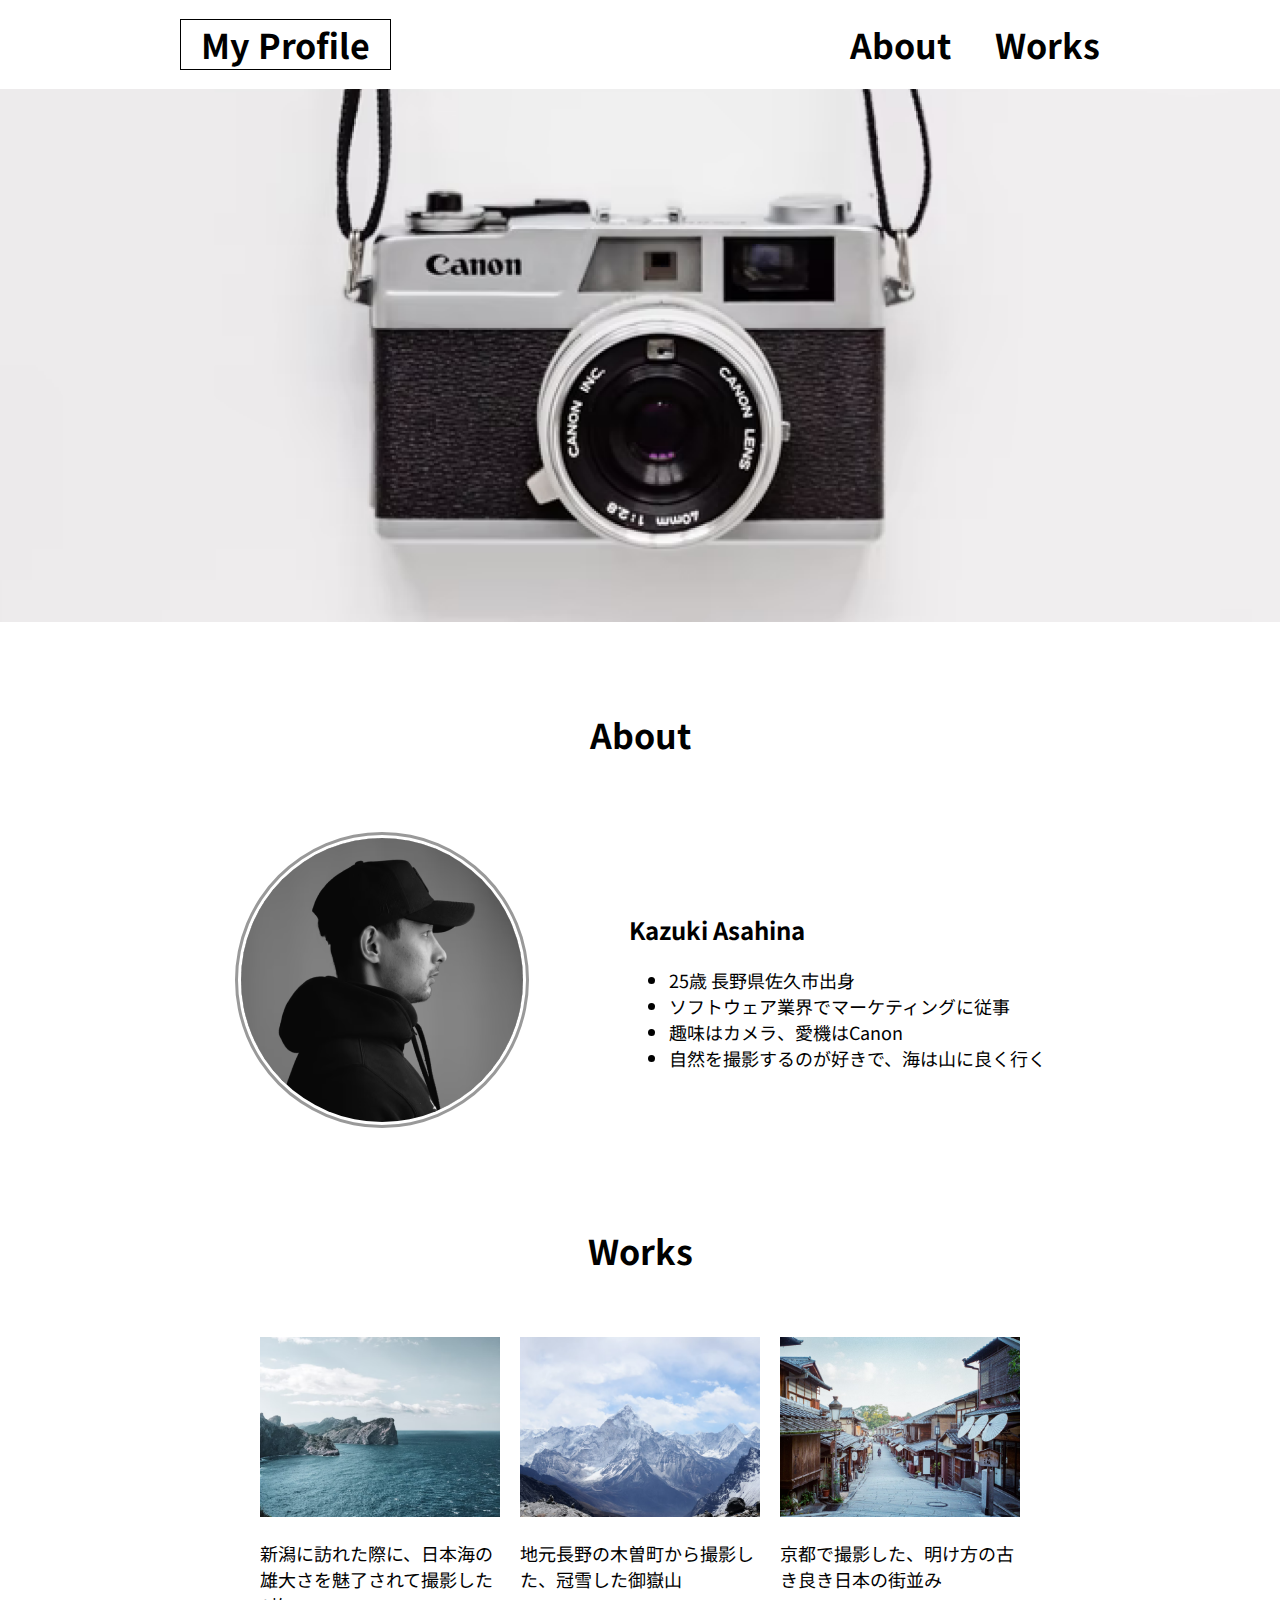
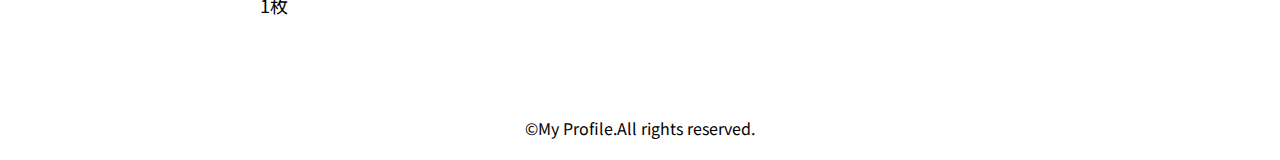
<file: 1-2/index.html>
<!DOCTYPE html>
<html>
  <head>
    <title>My Profile</title>
    <meta name="description" content="私のプロフィールです。">
    <meta charset="utf-8">
    <meta name="viewport" content="width=device-width, initial-scale=1.0">
    <link rel="stylesheet" href="style.css">
    <link rel="preconnect" href="https://fonts.googleapis.com">
    <link rel="preconnect" href="https://fonts.gstatic.com" crossorigin>
    <link href="https://fonts.googleapis.com/css2?family=Noto+Sans+JP&display=swap" rel="stylesheet">
  </head>
  <body>
      <header>
        <nav>
          <div>
            <a class="home" href="index.html" >My Profile</a>
          </div>
          <div class="menu">
            <a class="menu-a" href="index.html#about">About</a>
            <a class="menu-a" href="index.html#Works">Works</a>
          </div>
        </nav>
      </header>
      <main>
        <article>
          <div>
            <img class="main-img" src="images/main.png" alt="canonのカメラの写真">
          </div>
          <h1 id="about">About</h1>
          <section class="about">
              <div>
                <img class="circle" src="images/about.png" alt="kazuki Asahinaの顔写真">
              </div>
              <div class="content">
                <h2>Kazuki Asahina</h2>
                <ul>
                  <li>25歳 長野県佐久市出身</li>
                  <li>ソフトウェア業界でマーケティングに従事</li>
                  <li>趣味はカメラ、愛機はCanon</li>
                  <li>自然を撮影するのが好きで、海は山に良く行く</li>
                </ul>
              </div>
          </section>
          <h1 id="Works">Works</h1>
          <section class="Works">
            <div class="works-menu">
              <div class="item">
                <img class="item-img" src="images/works1.png" alt="日本海の写真">
                <p>新潟に訪れた際に、日本海の雄大さを魅了されて撮影した1枚</p>
              </div>
              <div class="item">
                <img class="item-img" src="images/works2.png" alt="御嶽山">
                <p>地元長野の木曽町から撮影した、冠雪した御嶽山</p>
              </div>
              <div class="item">
                <img class="item-img" src="images/works3.png" alt="京都の街並み">
                <p>京都で撮影した、明け方の古き良き日本の街並み</p>
              </div>
            </div>
          </section>
        </article>
      </main>
      <footer>
        <span id="copy-right">&copy;My Profile.All rights reserved.</span>
      </footer>
    

  </body>
</html>
</file>
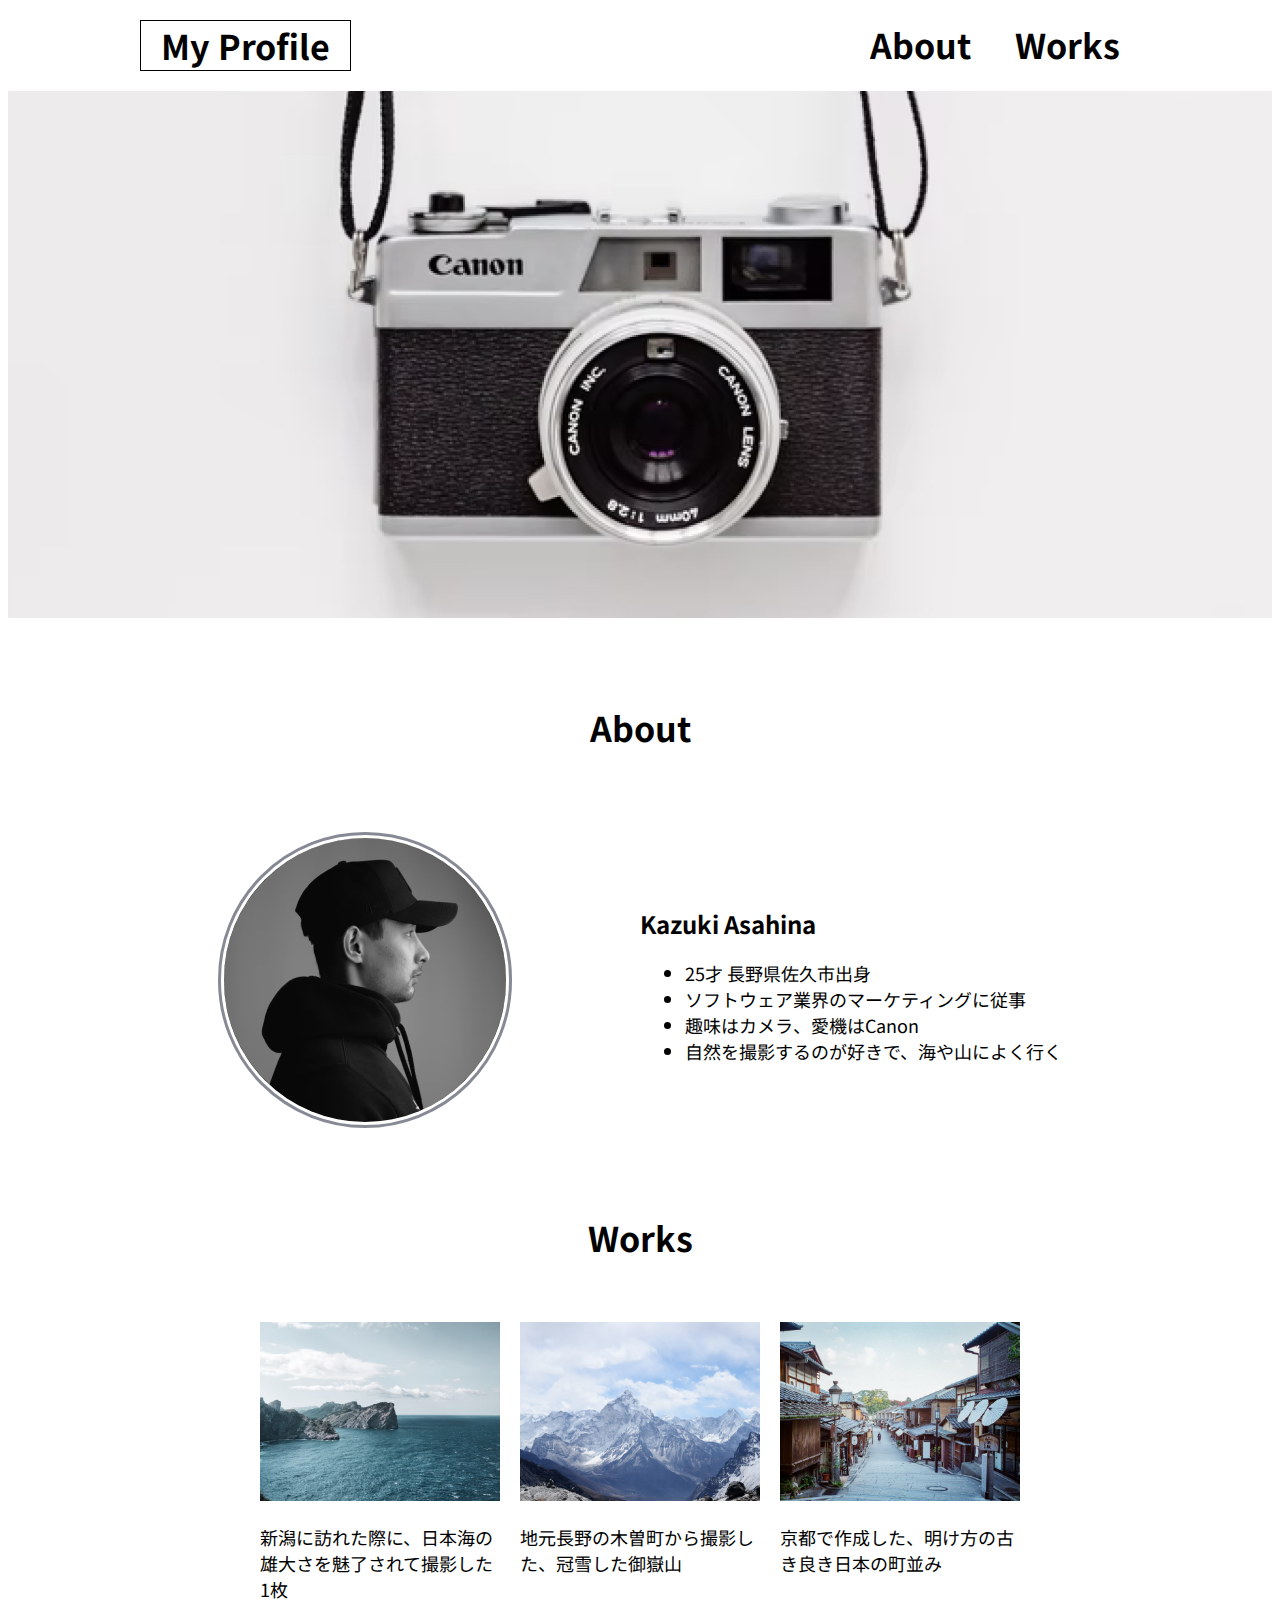
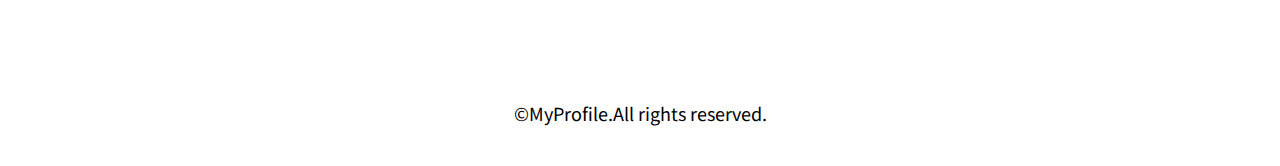
<file: １/index.html>
<!DOCTYPE html>
<html>
  <head>
    <title>My Profile</title>
    <meta name="description" content="私のプロフィールを紹介しているページです">
    <meta charset="utf-8">
    <meta name="viewport" content="width=device-width, initial-scale=1.0">
    <link rel="stylesheet" href="style.css">
    <link rel="preconnect" href="https://fonts.googleapis.com">
    <link rel="preconnect" href="https://fonts.gstatic.com" crossorigin>
    <link href="https://fonts.googleapis.com/css2?family=Noto+Sans+JP&display=swap" rel="stylesheet">
  </head>
  <body>
    <header>
        <a href="index.html" alt="トップページに戻る">My Profile</a>
        <nav id="nav-pc">
          <a href="index.html#about">About</a>
          <a href="index.html#works">Works</a>
       </nav>
    </header>
    <img id="main-img" src="images/main.png" alt="カメラの写真">
    <section id="about">
      <h2 class="section-h2">About</h2>
      <div>
        <div class="about-item-left">
          <img id="face-img" src="images/about.png" alt="顔写真">
        </div>
        <div class="about-item-right">
          <h3 id="name">Kazuki Asahina</h3>
          <ul id="list">
            <li>25才 長野県佐久市出身</li>
            <li>ソフトウェア業界のマーケティングに従事</li>
            <li>趣味はカメラ、愛機はCanon</li>
            <li>自然を撮影するのが好きで、海や山によく行く</li>
          </ul>
        </div>
      </div>
    </section>
    <section id="works">
      <h2 class="section-h2">Works</h2>
      <div>
        <div class="work-item">
          <img class="work-img" src="images/works1.png" alt="日本海の写真">
          <p>新潟に訪れた際に、日本海の雄大さを魅了されて撮影した1枚</p>
        </div>
        <div class="work-item">
          <img class="work-img" src="images/works2.png" alt="御嶽山の写真">
          <p>地元長野の木曽町から撮影した、冠雪した御嶽山</p>
        </div>
        <div class="work-item">
          <img class="work-img" src="images/works3.png" alt="京都の町並み">
          <p>京都で作成した、明け方の古き良き日本の町並み</p>
        </div>
      </div>
    </section>
    <footer>
      <span id="copyright">&copy;MyProfile.All rights reserved.</span>
    </footer>
  </body>
</html>
</file>
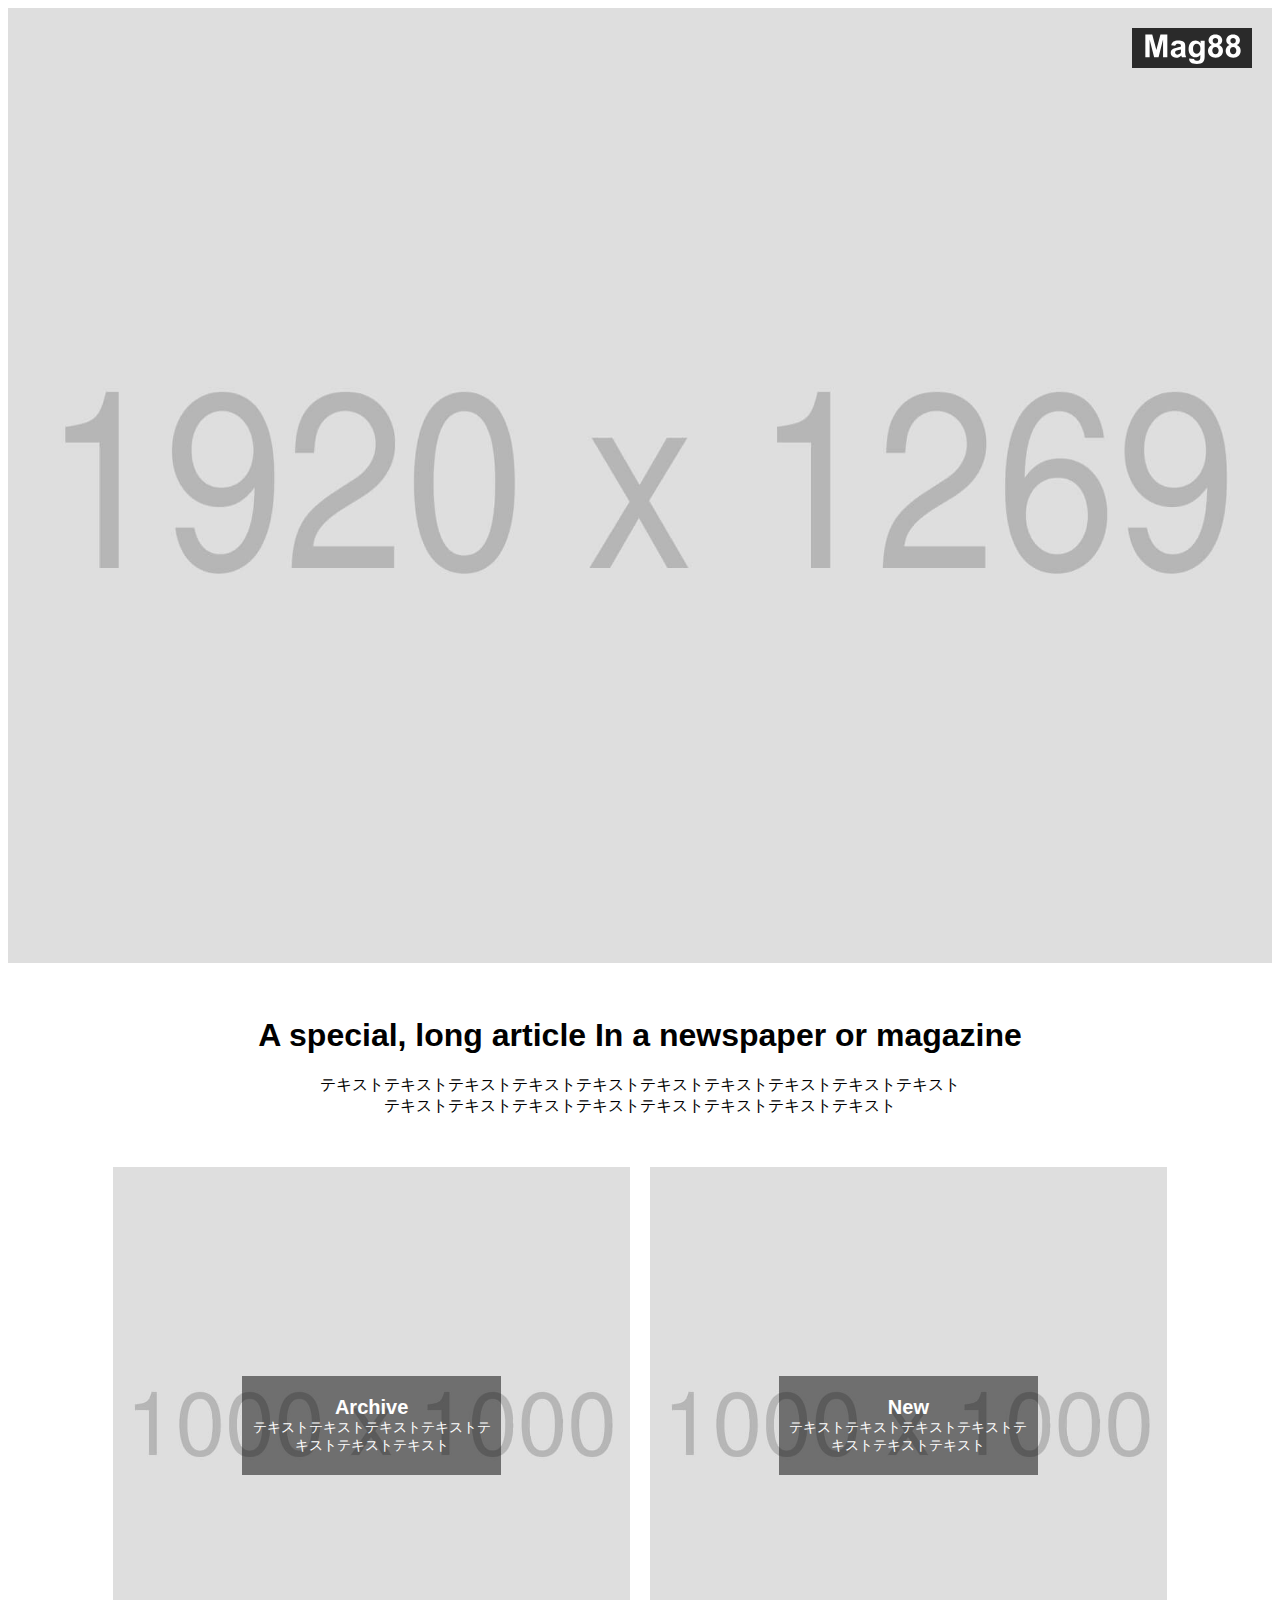
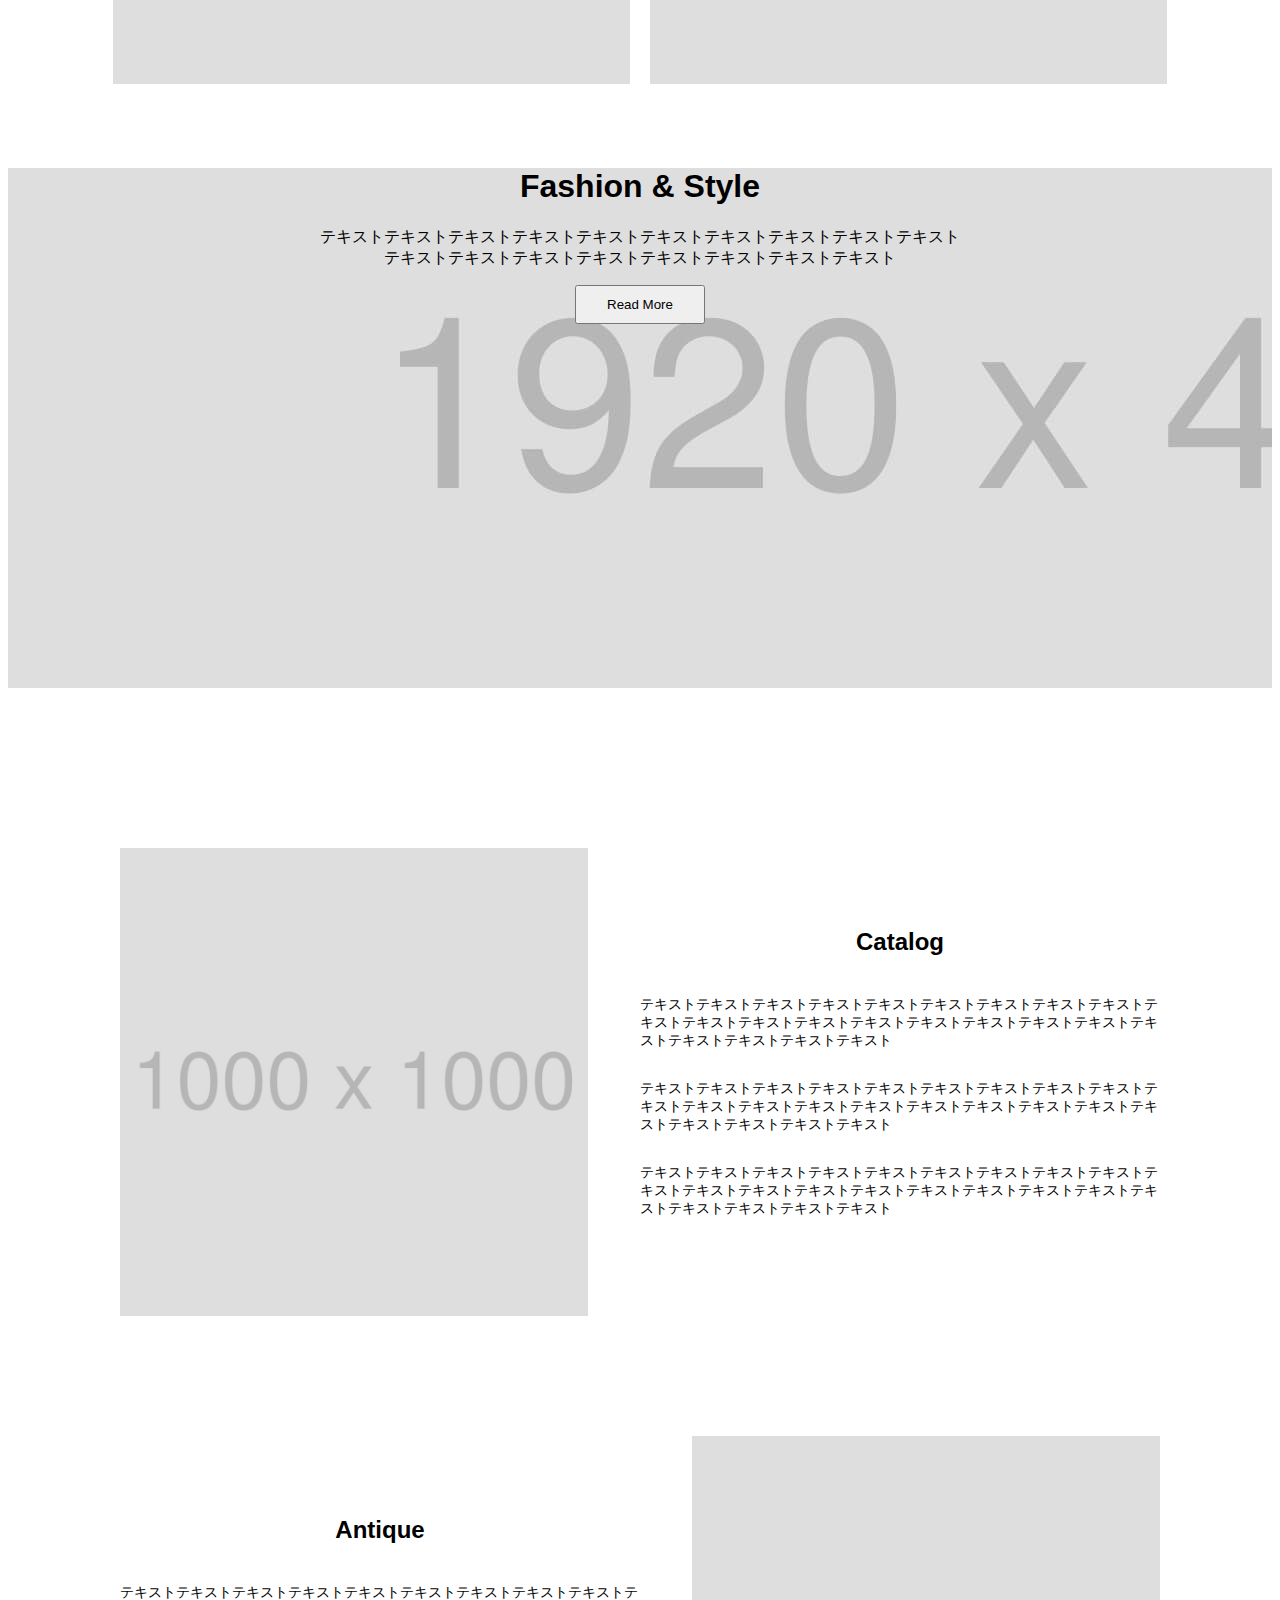
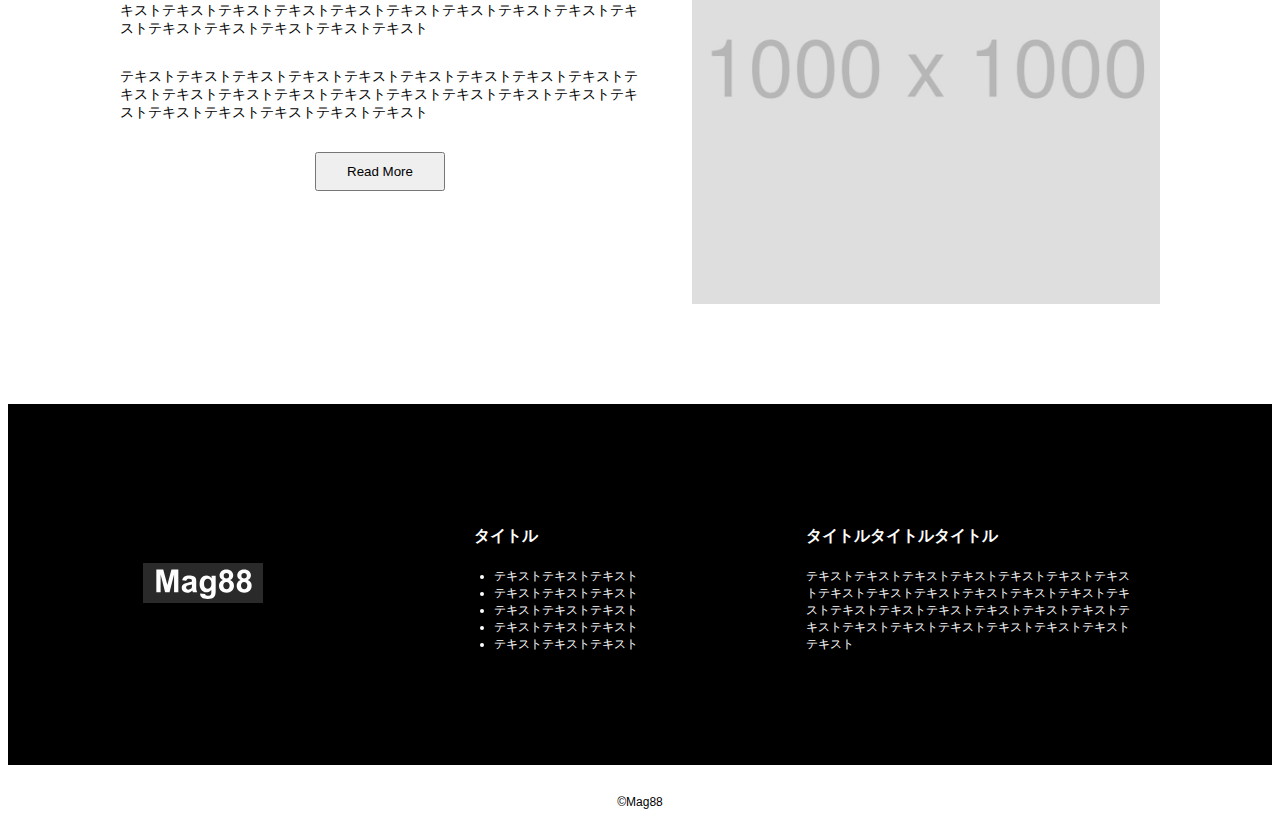
<file: 2-1/img/index.html>
<!DOCTYPE html>
<html>
  <head>
    <title>デザインカンプ２</title>
    <meta charset="utf-8">
    <meta name="description" content="デザインカンプ2個目です。">
    <meta name="view-port" content="width=device-width, initial-scale=1.0">
    <link rel="stylesheet" href="style.css">
  </head>
  <body>
    <header id="header">
      <img id="header-img" alt="テキスト" src="mainvisual.jpg">
      <img id="logo" alt="テキスト" src="logo.svg">
    </header>
     <main>
      <section id="section1">
        <h1>A special, long article In a newspaper or magazine</h1>
        <p>テキストテキストテキストテキストテキストテキストテキストテキストテキストテキスト<br>テキストテキストテキストテキストテキストテキストテキストテキスト</p>
        <div>
          <div class="section1-item">
            <a href="index.html#header"><img class="section1-img" alt='テキスト' src="magazine-archive.jpg"></a>
            <div class=section1-explation>
              <h3 class="section1-h3">Archive</h3>
              <p>テキストテキストテキストテキストテキストテキストテキスト</p>
            </div>
          </div>
            
          <div class="section1-item">
            <a href="index.html#header"><img class="section1-img" alt="テキスト" src="magazine-new.jpg"></a>
            <div class="section1-explation">
              <h3 class="section1-h3">New</h3>
              <p>テキストテキストテキストテキストテキストテキストテキスト</p>
            </div> 
          </div>
        </div>
      </section>

      <section id="Fashion">
        <h1>Fashion & Style</h1>
        <p>テキストテキストテキストテキストテキストテキストテキストテキストテキストテキスト<br>テキストテキストテキストテキストテキストテキストテキストテキスト</p>
        <a href="index.html#header"><button class="readmore-btn">Read More</button></a>
      </section>

      <section id="Catalog">
        <div class="parent">
          <img class="catalog" alt="テキスト" src="catalog.jpg">
          <div>
            <h2>Catalog</h2>
            <p>テキストテキストテキストテキストテキストテキストテキストテキストテキストテキストテキストテキストテキストテキストテキストテキストテキストテキストテキストテキストテキストテキストテキスト</p>
            <p>テキストテキストテキストテキストテキストテキストテキストテキストテキストテキストテキストテキストテキストテキストテキストテキストテキストテキストテキストテキストテキストテキストテキスト</p>
            <p>テキストテキストテキストテキストテキストテキストテキストテキストテキストテキストテキストテキストテキストテキストテキストテキストテキストテキストテキストテキストテキストテキストテキスト</p>
          </div>
        </div>
        <div class="parent">
          <div>
            <h2>Antique</h2>
            <p>テキストテキストテキストテキストテキストテキストテキストテキストテキストテキストテキストテキストテキストテキストテキストテキストテキストテキストテキストテキストテキストテキストテキストテキスト</p>
            <p>テキストテキストテキストテキストテキストテキストテキストテキストテキストテキストテキストテキストテキストテキストテキストテキストテキストテキストテキストテキストテキストテキストテキストテキスト</p>
            <a href="index.html#header"><button class="readmore-btn">Read More</button></a>
          </div>
          <img class="catalog" alt="テキスト" src="antique.jpg">
        </div>
      </section>
      
      <footer>
        <div>
          <a class="footer-item" href='index.html#header'><img id="mag" src="logo.svg"></a>
          <div class="footer-item">
            <h4 class="footer-h4" >タイトル</h4>
            <ul class="footer-list">
                <li >テキストテキストテキスト</li>
                <li>テキストテキストテキスト</li>
                <li>テキストテキストテキスト</li>
                <li>テキストテキストテキスト</li>
                <li>テキストテキストテキスト</li>
            </ul>
          </div>
          <div class="footer-item">
            <h4 class="footer-h4">タイトルタイトルタイトル</h4>
            <p>テキストテキストテキストテキストテキストテキストテキストテキストテキストテキストテキストテキストテキストテキストテキストテキストテキストテキストテキストテキストテキストテキストテキストテキストテキストテキストテキストテキスト</p>
          </div>
        </div>
      </footer>
      <div id="copyright">&copy;Mag88</div>
      
     </main>
  </body>
</html>
</file>
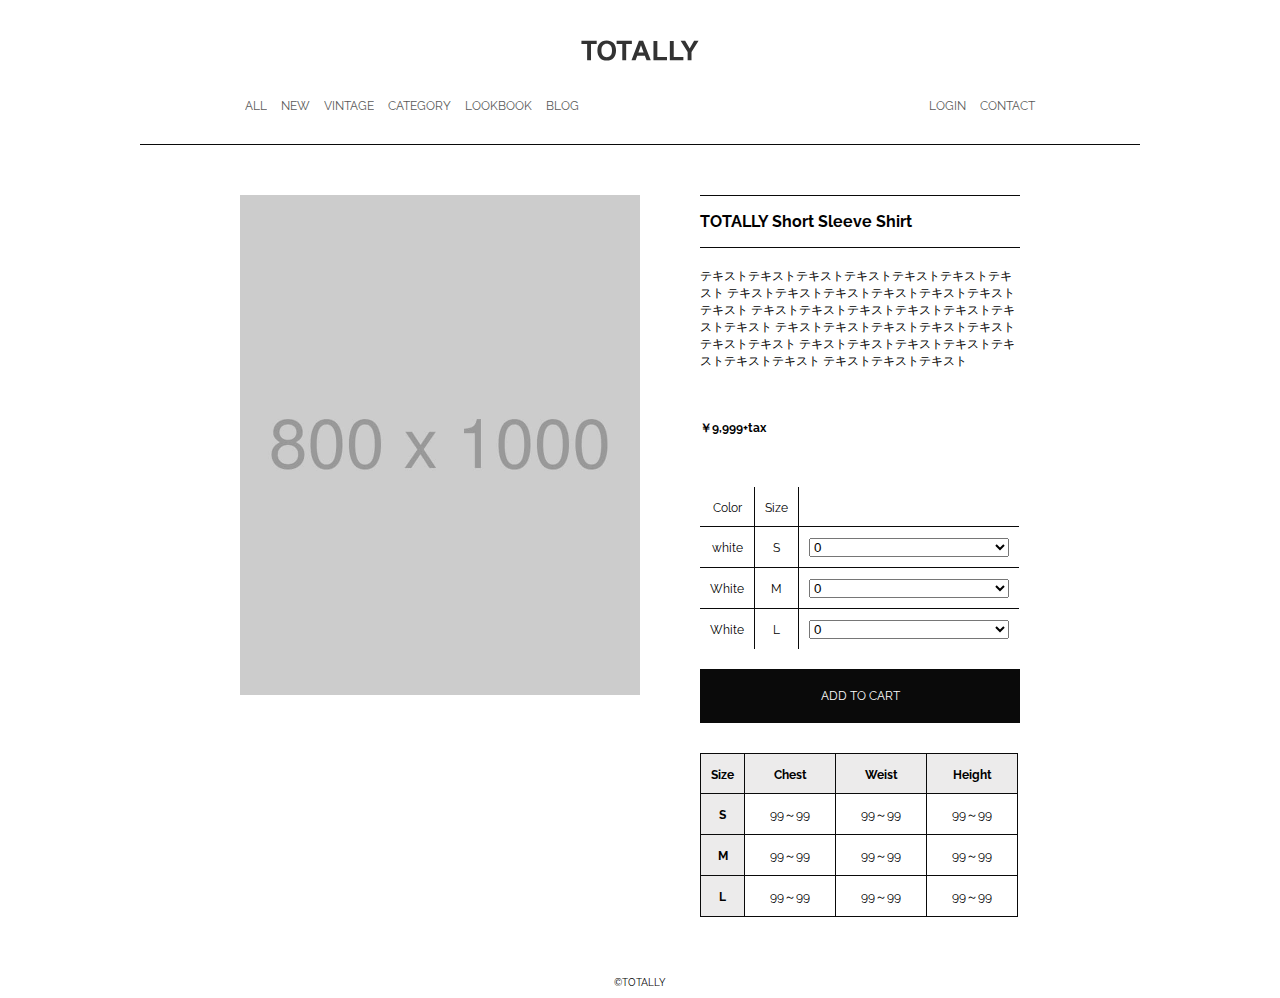
<file: 3-1/実践/index.html>
<!DOCTYPE html>
<html>
  <head>
    <title>デザインカンプ3-1です</title>
    <meta charset="UTF-8">
    <meta name="description" content="デザインカンプ3個目の一回目（自力）です。">
    <meta name="viewport" content="width=device-width, initial-scale=1.0">
    <link rel="stylesheet" href="style.css">
    <!--グーグルフォントの取得-->
    <link rel="preconnect" href="https://fonts.googleapis.com">
    <link rel="preconnect" href="https://fonts.gstatic.com" crossorigin>
    <link href="https://fonts.googleapis.com/css2?family=Noto+Sans+JP&family=Raleway&display=swap" rel="stylesheet">
  </head>
  <body>
    <header>
      <div id="header-wrapper">
        <a href="#"><img id="page-title" src="img/logo.svg" alt="TOTALLYのロゴ"></a>
        <nav>
          <div id="nav-left">
            <a class="nav-a" href="">ALL</a>
            <a class="nav-a" href="">NEW</a>
            <a class="nav-a" href="">VINTAGE</a>
            <a class="nav-a" href="">CATEGORY</a>
            <a class="nav-a" href="">LOOKBOOK</a>
            <a class="nav-a" href="">BLOG</a>
          </div> 
          <div id="nav-right">
            <a class="nav-a" href="">LOGIN</a>
            <a class="nav-a" href="">CONTACT</a>
          </div>
        </nav>
      </div>
    </header>

    <main>
      <div id="wrapper">
          <img id="item-img" src="img/item.jpg" alt="TOTALLYの服">
        <div id="item-content">
          <h2 id="item-title">TOTALLY Short Sleeve Shirt</h2>
          <p>
            テキストテキストテキストテキストテキストテキストテキスト
            テキストテキストテキストテキストテキストテキストテキスト
            テキストテキストテキストテキストテキストテキストテキスト
            テキストテキストテキストテキストテキストテキストテキスト
            テキストテキストテキストテキストテキストテキストテキスト
            テキストテキストテキスト
          </p>
          <h3 id="price">￥9,999+tax</h3>
          <table>
            <tr>
              <td class="column1 row1">
                <span>Color</span>
              </td>
              <td class="column2 row1">
                <span>Size</span>
              </td>
              <td class="column3 row1">
                <span></span>
              </td>
            </tr>
            <tr>
              <td class="column1 row2"> 
                <span>white</span>
              </td>
              <td class="column2 row2">
                <span>S</span>
              </td>
              <td class="column3 row2">
                <select>
                  <option>0</option>
                  <option>1</option>
                  <option>2</option>
                  <option>3</option>
                  <option>4</option>
                  <option>5</option>
                  <option>6</option>
                  <option>7</option>
                  <option>8</aption>
                  <option>9</option>
                </select>
              </td>
            </tr>
            <tr>
              <td class="column1 row3">
                <span>White</span>
              </td>
              <td class="column2 row3">
                <span>M</span>
              </td>
              <td class="column3 row3">
                <select>
                  <option>0</option>
                  <option>1</option>
                  <option>2</option>
                  <option>3</option>
                  <option>4</option>
                  <option>5</option>
                  <option>6</option>
                  <option>7</option>
                  <option>8</aption>
                  <option>9</option>
                </select>
              </td>
            </tr>
            <tr>
              <td class="column1 row4">
                <span>White</span>
              </td>
              <td class="column2 row4">
                <span>L</span>
              </td>
              <td class="column3 row4">
                <select>
                  <option>0</option>
                  <option>1</option>
                  <option>2</option>
                  <option>3</option>
                  <option>4</option>
                  <option>5</option>
                  <option>6</option>
                  <option>7</option>
                  <option>8</aption>
                  <option>9</option>
                </select>
              </td>
            </tr>
          </table>
          <a id="cart-btn" href="">ADD TO CART</a>
          <table class="size">
            <tr>
              <th class="size-row1 size-column1">
                <span>Size</span>
              </th>
              <th class="size-row1 size-column2">
                <span>Chest</span>
              </th>
              <th class="size-row1 size-column3">
                <span>Weist</span>
              </th>
              <th class="size-row1 size-column4">
                <span>Height</span>
              </th>
            </tr>
            <tr>
              <th class="size-row2 size-column1">
                <span>S</span>
              </th>
              <td class="size-row2 size-column2">
                <span>99～99</span>
              </td>
              <td class="size-row2 size-column3">
                <span>99～99</span>
              </td>
              <td class="size-row2 size-column4">
                <span>99～99</span>
              </td>
            </tr>
            <tr>
              <th class="size-row3 size-column1">
                <span>M</span>
              </th>
              <td class="size-row3 size-column2">
                <span>99～99</span>
              </td>
              <td class="size-row3 size-column3">
                <span>99～99</span>
              </td>
              <td class="size-row3 size-column4">
                <span>99～99</span>
              </td>
            </tr>
            <tr>
              <th class="size-row4 size-column1">
                <span>L</span>
              </th>
              <td class="size-row4 size-column2">
                <span>99～99</span>
              </td>
              <td class="size-row4 size-column3">
                <span>99～99</span>
              </td>
              <td class="size-row4 size-column4">
                <span>99～99</span>
              </td>
            </tr>
          </table>
        </div>
      </div>
    </main>

    <footer>
      <p id="copyright">&copy;TOTALLY</p>
    </footer>
  </body>
</html>
</file>
<file: 1-2/style.css>
Body {
  font-family: 'Noto Sans JP', sans-serif;
  padding: 0;
  margin: 0;
}

nav {
  display: flex;
  flex-wrap: wrap;
  justify-content: space-between;
  margin: 20px auto;
  max-width: 960px;
}

.home {
  border: 1px solid #000000;
  font-size: 34px;
  margin: 0 20px;
  text-decoration:none;
  color: #000000;
  padding: 0 20px;
  font-weight: bold;
}

.menu-a {
  font-size: 34px;
  margin: 0 20px;
  text-decoration: none;
  color: #000000;
  font-weight: bold;
}

.main-img{
  width: 100%;
}

#about {
  padding-top: 60px;
  padding-bottom: 40px;
  text-align: center;
  font-size: 34px;
}

.about {
  display: flex;
  justify-content: center;
  flex-wrap: wrap;
  margin: 20px auto;
  max-width: 960px;
  padding: 10px;
}

h2 {
  font-size: 24px;
  font-weight: bold;
  margin: 80px 20px 20px 20px;
}

li {
  font-size: 18px;
  margin-left: 20px;
}

.circle {
  border-radius: 50%;
  border: 3px solid #999;
  padding: 3px;
  margin-right: 80px;
}

#Works {
  font-size: 34px;
  text-align: center;
  padding: 60px 0 40px 0; 
}

.Works {
  max-width: 960px;
  margin: 0 auto;
}

.works-menu {
  display: flex;
  justify-content: center;
  max-width: 960px;
}

.item {
  margin: 0 10px;
  width: 25%;
}

.item-img{
  width: 100%;
}

.item > p {
  font-size: 18px;
  padding-bottom: 60px;
}

footer {
  text-align: center;
  padding: 20px;
}




 




@media screen and (min-width:768px){


}
</file>
<file: １/style.css>
body {
  font-family: 'Noto Sans JP', sans-serif;
  background-color: #ffffff;
}

@media screen and (min-width: 768px) {
  header {
    display: flex;
    justify-content:space-between;
    margin: 20px auto;
    width: 1000px;
  
    
  }

  header > a {
    font-size: 34px;
    color: #000000;
    font-weight: bold;
    border: 1px solid #000000;
    text-decoration: none; 
    padding-left: 20px;
    padding-right: 20px;
  }

  header > a:link {
    color: #000000;
  } 

  header > a:visited {
    color: #000000;
  }

  header > a:hover {
    color: #000000;
    text-decoration: underline;
  }

  header > a:active {
    color: #000000;
  }

  header > nav > a {
    font-size: 34px;
    font-weight: bold;
    color: #000000;
    text-decoration: none;
    margin: 0 20px;    
  }

  #main-img {
    width: 100%;
  }

  #about {
    width: 1100px;
    margin: 80px auto;
    text-align: center;
  }

  .section-h2 {
    margin: 0 auto 0 auto;
    font-size: 34px;
  }

  #about > div {
    display: flex;
    margin: 80px 0 0 0 ;
  }

  .about-item-left {
    width: 50%;
  }

  #face-img {
    border-radius: 200px 200px 200px 200px;
    padding: 3px;
    border: 3px solid #878a94 ;
  }

  .about-item-right {
    width: 50%;
    position:relative; 
    text-align: left;
  }

  #name {
    font-size: 24px;
    position: absolute;
    top:50px ;
    left: 0;
  }
  
  #list {
    font-size: 18px;
    position: absolute;
    top: 110px; 
    left: 5px;
  }

  #works {
    width: 780px;
    margin: 80px auto 20px auto;
    text-align :center;
  }

  #works > div {
    display: flex;
  }

  .work-item {
    width: 33%;
    margin: 60px 10px 0 10px;
    text-align: left;
  }

  .work-img {
    width: 100%;
  }

  .work-item > p {
    font-size:18px;
  }

  footer {
    margin-top: 80px;
    margin-bottom: 40px;
    text-align: center;
  }
  
  #copyright {
    font-size: 18px;
  }
}

  @media screen and (max-width: 767px) {
    header {
      display: flex;
      justify-content: space-between;
      margin: 10px 0;
    }

    header > a {
      font-size: 24px;
      font-weight: bold;
      text-decoration: none;
      color: #000000;
      border: 1px solid #000000;
      margin: 0 10px;
      padding: 0 5px;
    }

    #nav-pc > a {
      font-size: 24px;
      font-weight: bold;
      text-decoration: none;
      color: #000000;
      margin: 10px;
    }

    #main-img {
      width: 100%;
    }

    #about {
      text-align: center;
    }

    .section-h2 {
      font-size: 24px;
      font-weight: bold;
    }

    #about > div {
      display: flex;
      width: 90%;
      margin: 20px auto;
    }

    .about-item-left {
      width: 25%;
      margin-right: 10px
    }

    #face-img {
      width: 100%;
      border-radius: 50% 50% 50% 50%;
      padding: 3px;
      border: 1px solid #878a94;
    }

    .about-item-right {
      width: 75%;
      text-align: left;
    }

    #name {
      margin: 0;
      padding-left: 15px;
    }

    #list {
      padding: 0 0 0 35px;
      font-size: 10px;
    }

    #works {
      text-align: center;
    }

    .work-item > p {
      margin: 5px auto 20px auto;
      font-size: 12px;
    }

    footer {
      text-align: center;
    }

    #copyright {
      margin: 40px 20px;
      font-size: 14px;
    }








    








  }


  

  











}
</file>
<file: 2-1/img/style.css>
body{
  font-family: Arial, "Hiragino sans", "Hiragino Kaku Gothic Pron", Meiryo, sans-serif;
}

@media screen and (min-width: 895px){

  header {
    width: 100%;
    position: relative;
  }

  #header-img {
    width: 100%;
    height: 955px;
  }

  #logo {
    position: absolute;
    top: 20px;
    right: 20px;
  }

  #section1 {
box-sizing: border-box;
    max-width: 1200px;
    padding: 0 5%;
    margin: 50px auto 80px;
    text-align: center;
  }

  #section1 > p {
    margin-bottom: 50px;
  }

  #section1 > div {
    display: flex;
  }
  
.section1-item{
    width: 50%;
    margin: 0 10px;
    position:relative;
  }

  .section1-img:hover {
    opacity: 0.5;
  }


  .section1-img {
    width: 100%;
  }

  .section1-explation{
    width: 50%;
    text-align: center;
    position: absolute;
    top: 40%;
    left: 25%;
    background-color: rgba(0, 0, 0, 0.5);
    padding: 20px 0;
  }

  .section1-h3 {
    font-size: 20px;
    margin: 0;
    color: white;
    font-weight: bold;
  }

  .section1-explation > p {
    margin: 0;
    color: white;
    font-size: 14px;
    padding: 0 10px;
  }

  #Fashion {
    width: 100%;
    text-align: center;
    height: 520px;
    background-image: url(fashion.jpg);
    margin: 80px 0;
    
  }

  .readmore-btn {
    padding: 10px 30px;
  }

  #Catalog {
  box-sizing: border-box;
  max-width: 1200px;
  margin: 20px auto;
  height: 90%;
  padding: 20px 80px;
  }

  .parent {
    display: flex;
    justify-content: space-between;
    padding: 60px 0;

  }

  .catalog {
    width: 45%;
  }


  .parent > div {
   width: 50%;
   text-align: center;
  }

  .parent > div > h2 {
    margin-top: 80px;
    margin-bottom: 40px;
  }

  .parent > div > p{
    margin:0 0 30px;
    font-size: 14px;
    text-align: left;
  } 

  footer {
    width: 100%;
    background-color: black;
  }

  footer > div{
    max-width: 1200px;
    margin: 20px auto;
    display: flex;
    justify-content: center;
    padding:100px 80px;
  }
  
  .footer-item{
    width: 30%;
  }
  

  .footer-h4{
    color: white;
    
  }

  .footer-list{
    color: white;
    font-size: 12px;
  }

   .footer-list{
    padding-left: 20px;
  }



  .footer-item > p {
    color: white;
    font-size: 12px;
    margin: 0;
  }

  footer > div > a {
    margin: auto 0 ;
  }

  #copyright {
    display:inlineblock;
    text-align:center;
    font-size:12px;
    margin: 30px 0;
  }
  






  

  




}
</file>
<file: 3-1/実践/style.css>
body {
  font-family:'Raleway', sans-serif;
}

@media screen and (min-width: 768px){
    body {
    max-width: 1000px;
    margin: 0 auto;
    text-align: center;
    }
    
    header {
      max-width: 1000px;
      margin: 0 auto;
      text-align: center;
      border-bottom: 1px solid #0a0a0a;
    }
    
    #header-wrapper{
      max-width:800px;
      margin:0 auto;
    }

    #page-title {
      width: 15%;
      text-align: center;
      margin: 40px auto 0px;
    }
    nav {
      display: flex;
      justify-content: space-between;
      padding: 30px 0; 
    }

    .nav-a{
      font-size: 12px;
      text-decoration: none;
      opacity: 0.7;
      margin: 5px;
      color: #0a0a0a;
    }

    #wrapper {
      margin: 0 auto;
      max-width: 800px;
      display: flex;
      justify-content: space-between;
      align-items: flex-start;
    }

    #img-wrapper{
      width:50%;
    }
    

    #item-img {
      width: 50%;
      margin: 50px 40px 50px 0;
    }

    #item-content {
      width: 40%;
      margin: 50px 20px 50px 20px;
      text-align: left;
    }

    #item-title {
      font-size: 16px;
      margin: 0;
      padding: 16px 0;
      border-top: 1px solid #0a0a0a;
      border-bottom: 1px solid #0a0a0a;
    }

    #item-content > p {
      font-size: 12px;
      margin: 20px 0;
    }
    
    #price {
      margin: 50px 0;
      font-size: 12px;
    }

    table{
      border-collapse: collapse;
      text-align: center;
    }

    .column2 {
      border-right: 1px solid #0a0a0a;
      border-left: 1px solid #0a0a0a;
      padding :10px;
    }

    .column1 {
      padding: 10px;
    }

    .column3 {
      padding: 10px;
      text-align: left;
    }

    .column3 select{
      padding: 0px 170px 0 0;
      text-align: left;
    }


    .row2{
      border-top: 1px solid #0a0a0a;
      border-bottom: 1px solid #0a0a0a;
    }

    .row3{
      border-top: 1px solid #0a0a0a;
      border-bottom: 1px solid #0a0a0a;
    }
    td span{
      font-size: 12px;
    }

    #cart-btn {
      display: inline-block;
      text-decoration: none;
      font-size: 12px;
      text-align: center;
      width: 100%;
      margin: 20px 0 30px;
      padding: 20px 0;
      background-color: #0a0a0a;
      color: white;
    }

    .size {
      border: 1px solid #0a0a0a;
    }
    
    .size th, .size td {
      border: 1px solid #0a0a0a;
    }

    .size span{
      font-size:12px;
    }    

    .size-row1 {
      background-color: #ECEBEB;;
    }


    .size-column1 {
      background-color: #ECEBEB;
      padding: 10px;
    }

    .size-column2 {
     padding: 10px 25px;
    }

    .size-column3 {
      padding: 10px 25px;
    }

    .size-column4 {
      padding: 10px 25px;
    }

    footer {
      font-size: 10px;
    }
    


    




}
</file>
